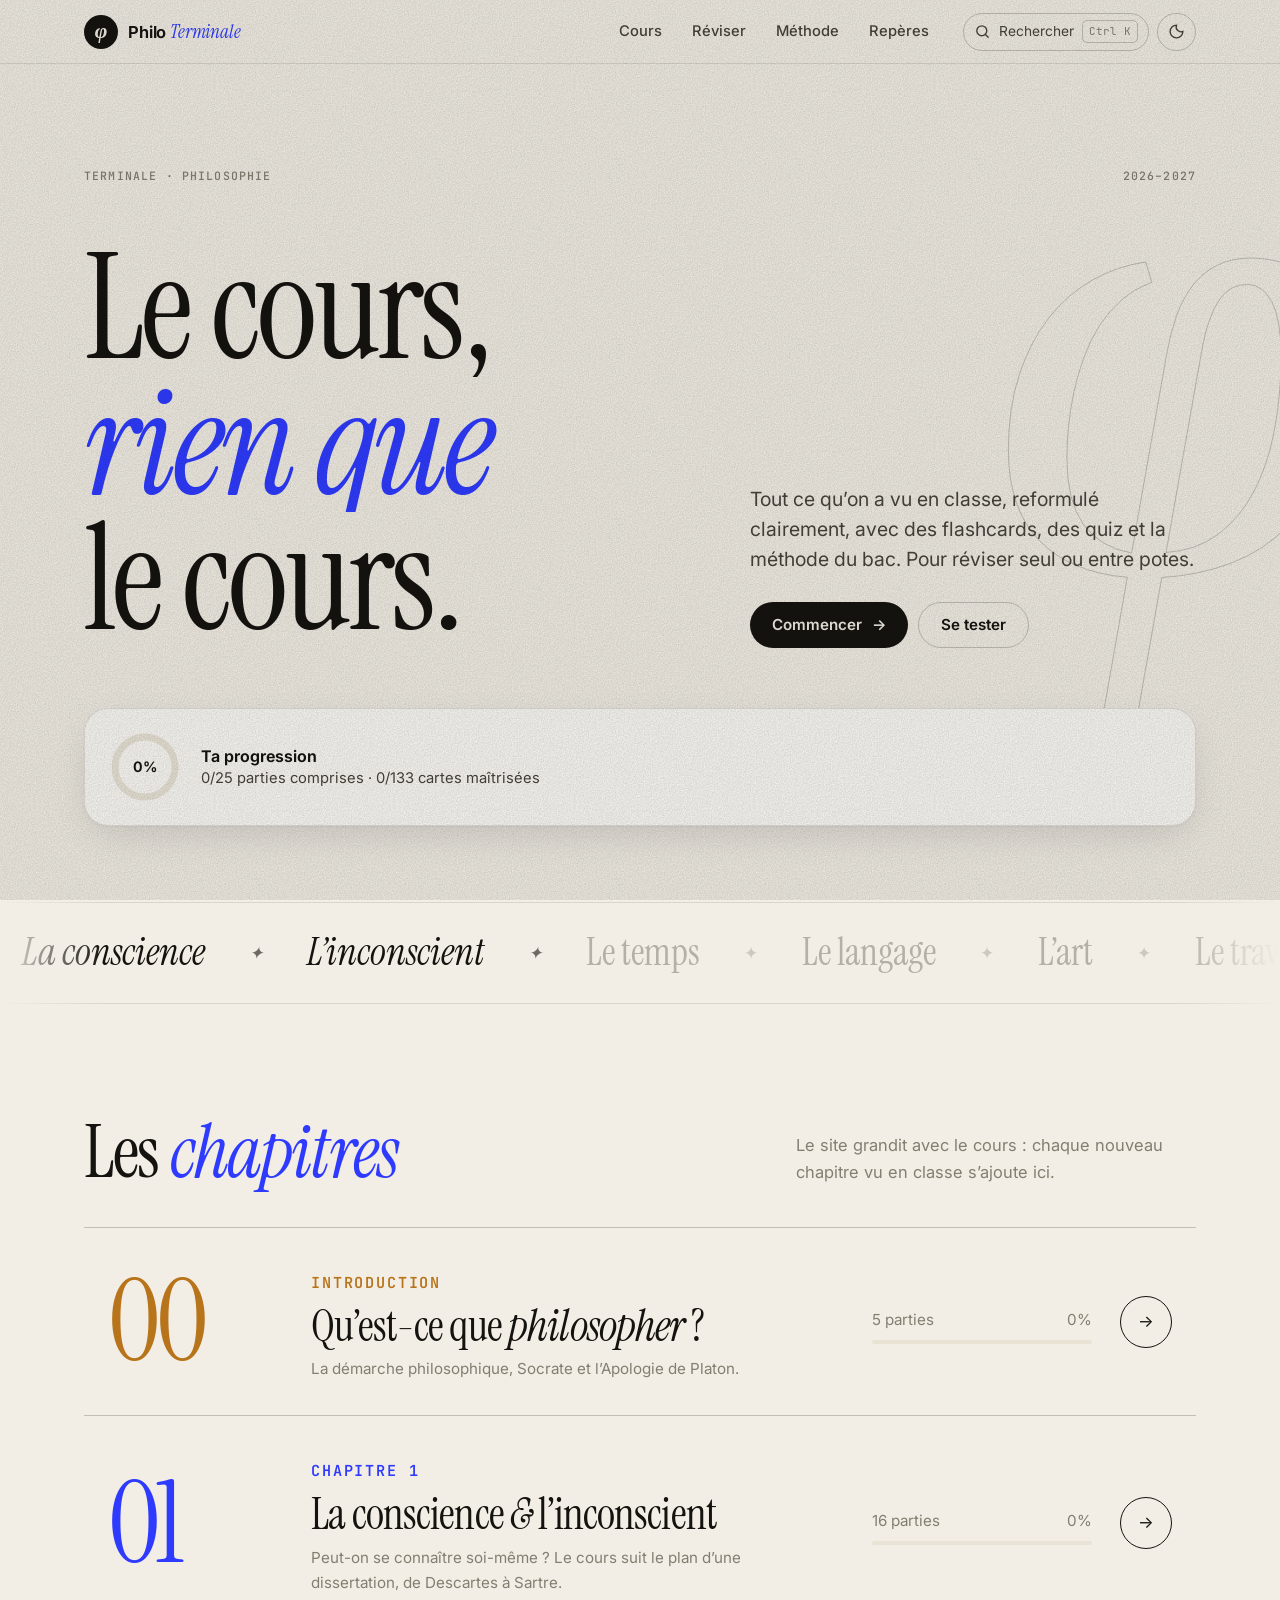
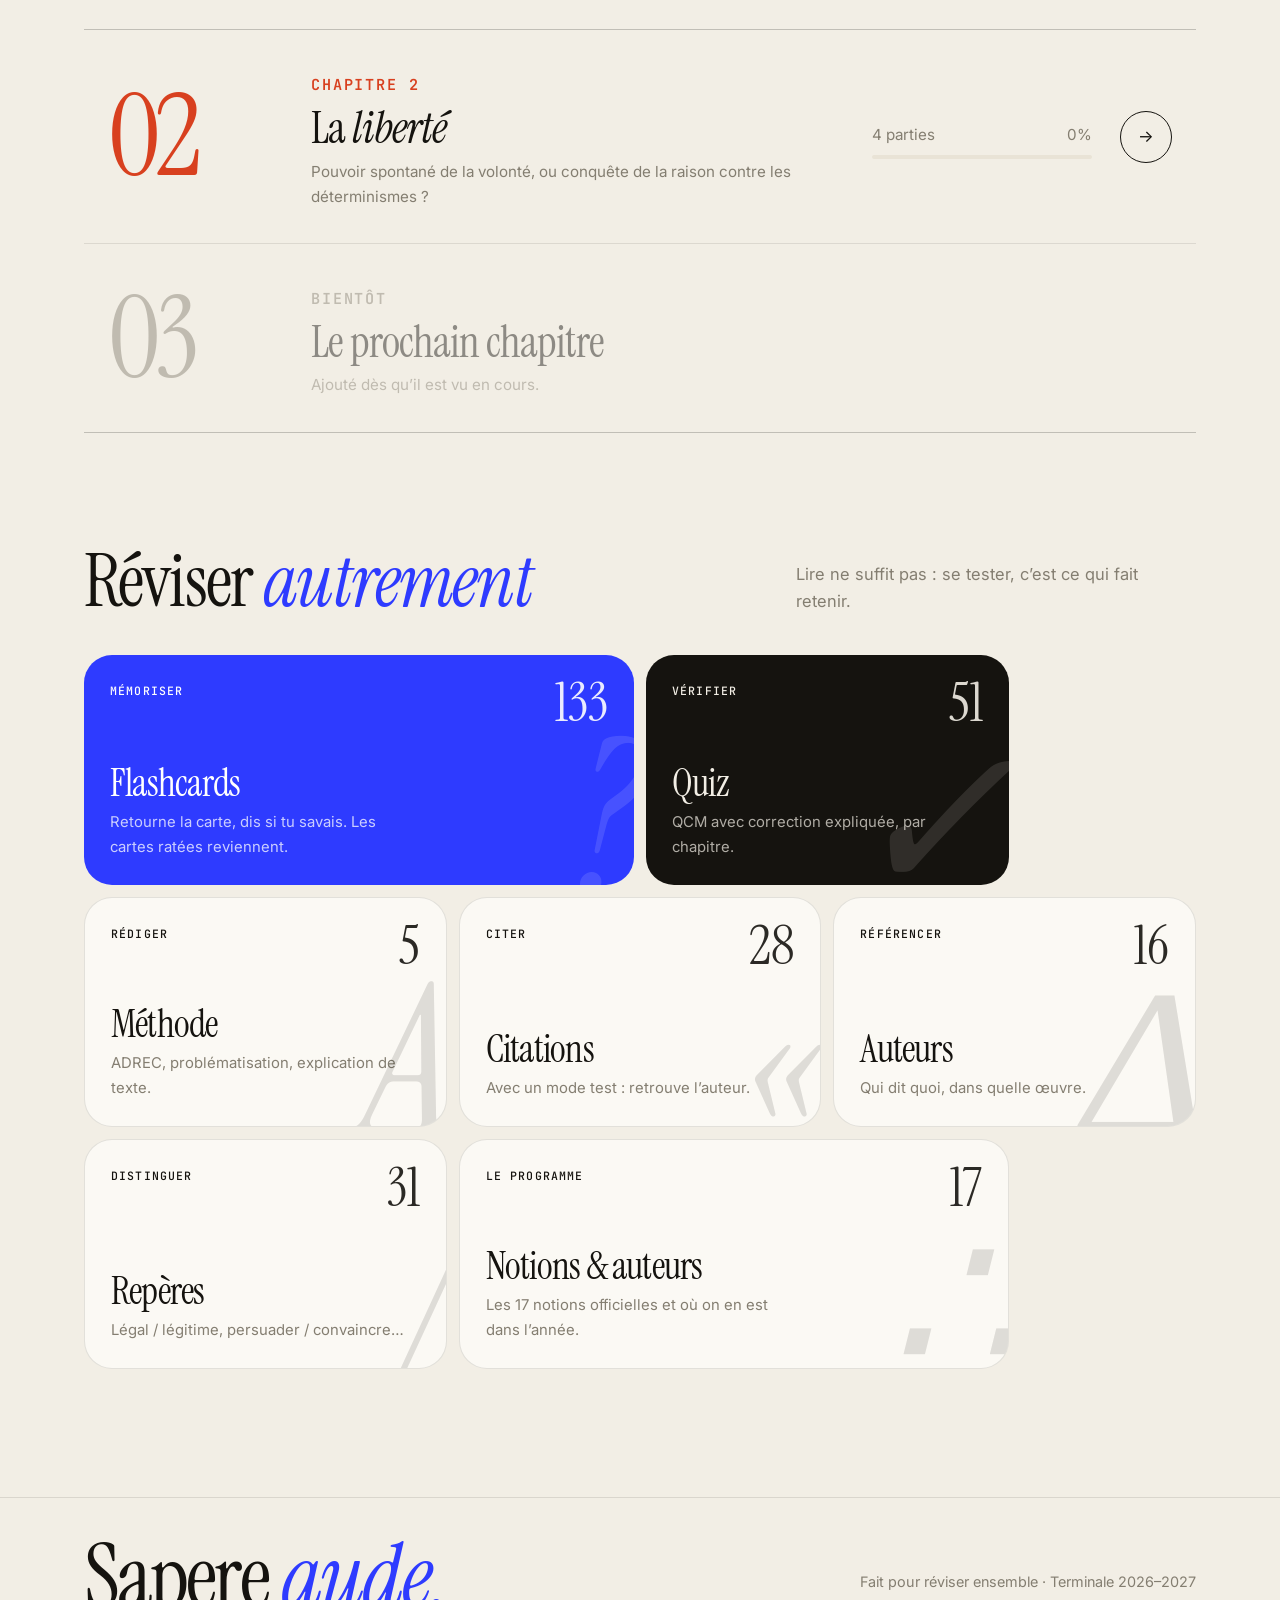
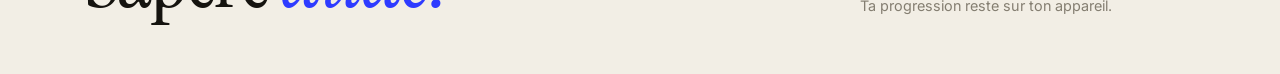
<file: index.html>
﻿<!doctype html>
<html lang="fr">
<head>
<meta charset="utf-8">
<meta name="viewport" content="width=device-width, initial-scale=1, viewport-fit=cover">
<title>Philo · Terminale — le cours, rien que le cours</title>
<meta name="description" content="Réviser la philosophie de Terminale : le cours, des fiches express, des flashcards, des quiz et la méthode du bac.">
<meta name="theme-color" content="#F2EEE5" media="(prefers-color-scheme: light)">
<meta name="theme-color" content="#0E0D0B" media="(prefers-color-scheme: dark)">
<link rel="icon" href="data:image/svg+xml,%3Csvg xmlns='http://www.w3.org/2000/svg' viewBox='0 0 64 64'%3E%3Ccircle cx='32' cy='32' r='32' fill='%2315130F'/%3E%3Ctext x='32' y='46' font-family='Georgia,serif' font-style='italic' font-size='40' fill='%23F2EEE5' text-anchor='middle'%3E%CF%86%3C/text%3E%3C/svg%3E">
<link rel="preconnect" href="https://fonts.googleapis.com">
<link rel="preconnect" href="https://fonts.gstatic.com" crossorigin>
<link href="https://fonts.googleapis.com/css2?family=Instrument+Serif:ital@0;1&family=Inter:wght@400;500;600;700&family=JetBrains+Mono:wght@500;600&display=swap" rel="stylesheet">
<link rel="stylesheet" href="assets/style.css">
</head>
<body>

<header class="nav">
  <div class="wrap">
    <a class="logo" href="#/" aria-label="Accueil"><span class="logo-mark">φ</span><span class="logo-txt">Philo <em>Terminale</em></span></a>
    <nav class="nav-links" aria-label="Navigation principale">
      <a href="#/cours" data-nav="cours">Cours</a>
      <a href="#/reviser" data-nav="reviser">Réviser</a>
      <a href="#/methode" data-nav="methode">Méthode</a>
      <a href="#/reperes" data-nav="reperes">Repères</a>
    </nav>
    <div class="nav-actions">
      <button class="icon-btn" data-search aria-label="Rechercher">
        <svg viewBox="0 0 24 24" fill="none" stroke="currentColor" stroke-width="2" stroke-linecap="round"><circle cx="11" cy="11" r="7"/><path d="m20 20-3.5-3.5"/></svg>
        <span class="search-label">Rechercher</span><kbd>Ctrl K</kbd>
      </button>
      <button class="icon-btn" id="theme-btn" aria-label="Changer de thème">
        <svg viewBox="0 0 24 24" fill="none" stroke="currentColor" stroke-width="2" stroke-linecap="round"><path d="M12 3a9 9 0 1 0 9 9 7 7 0 0 1-9-9Z"/></svg>
      </button>
    </div>
  </div>
</header>

<main id="app"></main>

<nav class="tabbar" aria-label="Navigation mobile">
  <a href="#/" data-nav="home"><svg viewBox="0 0 24 24" fill="none" stroke="currentColor" stroke-width="1.8" stroke-linecap="round" stroke-linejoin="round"><path d="M3 10.5 12 3l9 7.5V20a1 1 0 0 1-1 1h-5v-6h-6v6H4a1 1 0 0 1-1-1z"/></svg>Accueil</a>
  <a href="#/cours" data-nav="cours"><svg viewBox="0 0 24 24" fill="none" stroke="currentColor" stroke-width="1.8" stroke-linecap="round" stroke-linejoin="round"><path d="M4 19.5V5a2 2 0 0 1 2-2h14v16H6a2 2 0 0 0-2 2Zm0 0A2 2 0 0 0 6 22h14"/></svg>Cours</a>
  <a href="#/reviser" data-nav="reviser"><svg viewBox="0 0 24 24" fill="none" stroke="currentColor" stroke-width="1.8" stroke-linecap="round" stroke-linejoin="round"><rect x="3" y="6" width="14" height="15" rx="2"/><path d="M7 3h12a2 2 0 0 1 2 2v12"/></svg>Réviser</a>
  <a href="#/methode" data-nav="methode"><svg viewBox="0 0 24 24" fill="none" stroke="currentColor" stroke-width="1.8" stroke-linecap="round" stroke-linejoin="round"><path d="M12 20h9M16.5 3.5a2.1 2.1 0 0 1 3 3L7 19l-4 1 1-4Z"/></svg>Méthode</a>
  <button data-search><svg viewBox="0 0 24 24" fill="none" stroke="currentColor" stroke-width="1.8" stroke-linecap="round"><circle cx="11" cy="11" r="7"/><path d="m20 20-3.5-3.5"/></svg>Chercher</button>
</nav>

<div class="pal" id="pal" role="dialog" aria-modal="true" aria-label="Recherche">
  <div class="pal-bg"></div>
  <div class="pal-box">
    <div class="pal-in">
      <svg viewBox="0 0 24 24" fill="none" stroke="currentColor" stroke-width="2" stroke-linecap="round"><circle cx="11" cy="11" r="7"/><path d="m20 20-3.5-3.5"/></svg>
      <input id="pal-in" type="search" placeholder="Chercher dans tout le cours…" autocomplete="off" aria-label="Chercher dans tout le cours">
      <kbd>Échap</kbd>
    </div>
    <div class="pal-res" id="pal-res"></div>
  </div>
</div>

<div class="toast" id="toast" role="status" aria-live="polite"></div>

<script src="data/chapitres.js"></script>
<script src="data/outils.js"></script>
<script src="assets/app.js"></script>
</body>
</html>
</file>
<file: assets/style.css>
/* =====================================================================
   PHILO · Terminale — feuille de style
   ===================================================================== */

:root {
  --bg: #F2EEE5;
  --bg-2: #E9E3D6;
  --surface: #FBF9F4;
  --ink: #15130F;
  --ink-2: #47433A;
  --muted: #847E71;
  --line: rgba(21, 19, 15, .11);
  --line-2: rgba(21, 19, 15, .22);
  --accent: #2E3BFF;
  --ok: #1B8A5A;
  --bad: #D23B2A;
  --shadow: 0 1px 2px rgba(21,19,15,.04), 0 12px 40px -12px rgba(21,19,15,.18);
  --serif: "Instrument Serif", "Iowan Old Style", Georgia, serif;
  --sans: "Inter", ui-sans-serif, system-ui, -apple-system, "Segoe UI", sans-serif;
  --mono: "JetBrains Mono", ui-monospace, "SFMono-Regular", Consolas, monospace;
  --gut: clamp(16px, 4vw, 44px);
  --nav-h: 64px;
  --ease: cubic-bezier(.2, .75, .2, 1);
  color-scheme: light;
}

@media (prefers-color-scheme: dark) {
  :root:not([data-theme="light"]) {
    --bg: #0E0D0B; --bg-2: #171612; --surface: #1A1915; --ink: #EEEAE0; --ink-2: #BEB8AA;
    --muted: #8C8679; --line: rgba(238,234,224,.09); --line-2: rgba(238,234,224,.2);
    --accent: #8A93FF; --ok: #3FCB8A; --bad: #FF6B57;
    --shadow: 0 1px 2px rgba(0,0,0,.3), 0 16px 48px -16px rgba(0,0,0,.7);
    color-scheme: dark;
  }
  :root:not([data-theme="light"]) .tint { --c: var(--c-d); }
}
:root[data-theme="dark"] {
  --bg: #0E0D0B; --bg-2: #171612; --surface: #1A1915; --ink: #EEEAE0; --ink-2: #BEB8AA;
  --muted: #8C8679; --line: rgba(238,234,224,.09); --line-2: rgba(238,234,224,.2);
  --accent: #8A93FF; --ok: #3FCB8A; --bad: #FF6B57;
  --shadow: 0 1px 2px rgba(0,0,0,.3), 0 16px 48px -16px rgba(0,0,0,.7);
  color-scheme: dark;
}
:root[data-theme="dark"] .tint { --c: var(--c-d); }
.tint { --c: var(--c-l); }

/* ---------- base ---------- */
*, *::before, *::after { box-sizing: border-box; margin: 0; padding: 0; }
html { -webkit-text-size-adjust: 100%; scroll-padding-top: calc(var(--nav-h) + 24px); }
body {
  font-family: var(--sans);
  background: var(--bg);
  color: var(--ink);
  font-size: 16.5px;
  line-height: 1.65;
  -webkit-font-smoothing: antialiased;
  text-rendering: optimizeLegibility;
  overflow-x: hidden;
  min-height: 100vh;
  transition: background-color .4s var(--ease), color .4s var(--ease);
}
body::before {               /* grain papier */
  content: ""; position: fixed; inset: 0; z-index: 999; pointer-events: none;
  opacity: .32; mix-blend-mode: multiply;
  background-image: url("data:image/svg+xml,%3Csvg xmlns='http://www.w3.org/2000/svg' width='180' height='180'%3E%3Cfilter id='n'%3E%3CfeTurbulence type='fractalNoise' baseFrequency='.85' numOctaves='3' stitchTiles='stitch'/%3E%3CfeColorMatrix values='0 0 0 0 0 0 0 0 0 0 0 0 0 0 0 0 0 0 .55 0'/%3E%3C/filter%3E%3Crect width='100%25' height='100%25' filter='url(%23n)'/%3E%3C/svg%3E");
}
:root[data-theme="dark"] body::before { mix-blend-mode: screen; opacity: .12; }
@media (prefers-color-scheme: dark) { :root:not([data-theme="light"]) body::before { mix-blend-mode: screen; opacity: .12; } }

::selection { background: var(--c, var(--accent)); color: #fff; }
a { color: inherit; text-decoration: none; }
button { font: inherit; color: inherit; background: none; border: 0; cursor: pointer; }
img, svg { display: block; }
b, strong { font-weight: 650; }
i, em { font-style: italic; }
:focus-visible { outline: 2px solid var(--c, var(--accent)); outline-offset: 3px; border-radius: 6px; }

.wrap { max-width: 1200px; margin: 0 auto; padding: 0 var(--gut); }
.mono { font-family: var(--mono); font-size: .72rem; letter-spacing: .1em; text-transform: uppercase; font-weight: 500; }
.display { font-family: var(--serif); font-weight: 400; letter-spacing: -.025em; line-height: .92; }
.display em { font-style: italic; color: var(--c, var(--accent)); }
.muted { color: var(--muted); }
.sr { position: absolute; width: 1px; height: 1px; overflow: hidden; clip: rect(0 0 0 0); }

/* ---------- navigation ---------- */
.nav {
  position: sticky; top: 0; z-index: 50; height: var(--nav-h);
  background: color-mix(in srgb, var(--bg) 80%, transparent);
  backdrop-filter: saturate(1.4) blur(16px); -webkit-backdrop-filter: saturate(1.4) blur(16px);
  border-bottom: 1px solid var(--line);
}
.nav .wrap { height: 100%; display: flex; align-items: center; gap: 20px; }
.logo { display: flex; align-items: center; gap: 10px; font-weight: 650; letter-spacing: -.01em; }
.logo-mark {
  width: 34px; height: 34px; border-radius: 50%; display: grid; place-items: center;
  background: var(--ink); color: var(--bg); font-family: var(--serif); font-style: italic; font-size: 1.35rem; line-height: 1;
  transition: transform .6s var(--ease);
}
.logo:hover .logo-mark { transform: rotate(-12deg) scale(1.06); }
.logo-txt em { font-family: var(--serif); font-weight: 400; font-size: 1.15em; color: var(--accent); }
.nav-links { display: flex; gap: 2px; margin-left: auto; }
.nav-links a {
  padding: 8px 14px; border-radius: 999px; font-size: .92rem; font-weight: 500; color: var(--ink-2);
  transition: background .2s, color .2s;
}
.nav-links a:hover { background: var(--bg-2); color: var(--ink); }
.nav-links a.on { background: var(--ink); color: var(--bg); }
.nav-actions { display: flex; gap: 8px; align-items: center; }
.icon-btn {
  height: 38px; min-width: 38px; padding: 0 10px; border-radius: 999px; border: 1px solid var(--line-2);
  display: inline-flex; align-items: center; justify-content: center; gap: 8px; font-size: .86rem; color: var(--ink-2);
  transition: border-color .2s, background .2s;
}
.icon-btn:hover { border-color: var(--ink); color: var(--ink); }
.icon-btn svg { width: 17px; height: 17px; }
kbd { font-family: var(--mono); font-size: .68rem; padding: 2px 6px; border-radius: 5px; border: 1px solid var(--line-2); color: var(--muted); }

/* barre d'onglets mobile */
.tabbar { display: none; }
@media (max-width: 880px) {
  .nav-links, .search-label, .nav kbd { display: none; }
  .nav-actions { margin-left: auto; }
  body { padding-bottom: calc(92px + env(safe-area-inset-bottom)); }
  .tabbar {
    display: grid; grid-template-columns: repeat(5, 1fr);
    position: fixed; z-index: 60; left: 12px; right: 12px; bottom: calc(12px + env(safe-area-inset-bottom));
    background: color-mix(in srgb, var(--surface) 86%, transparent);
    backdrop-filter: blur(20px) saturate(1.4); -webkit-backdrop-filter: blur(20px) saturate(1.4);
    border: 1px solid var(--line-2); border-radius: 22px; box-shadow: var(--shadow); padding: 6px;
  }
  .tabbar a, .tabbar button {
    display: flex; flex-direction: column; align-items: center; gap: 3px; padding: 8px 0 6px;
    border-radius: 16px; font-size: .66rem; font-weight: 600; color: var(--muted); letter-spacing: .02em;
  }
  .tabbar svg { width: 21px; height: 21px; }
  .tabbar .on { color: var(--ink); background: var(--bg-2); }
}

/* ---------- boutons ---------- */
.btn {
  display: inline-flex; align-items: center; gap: 10px; padding: 14px 22px; border-radius: 999px;
  font-weight: 600; font-size: .95rem; line-height: 1; white-space: nowrap;
  transition: transform .25s var(--ease), background .25s, color .25s, border-color .25s;
}
.btn:active { transform: scale(.97); }
.btn.primary { background: var(--ink); color: var(--bg); }
.btn.primary:hover { background: var(--c, var(--accent)); color: #fff; }
.btn.ghost { border: 1px solid var(--line-2); }
.btn.ghost:hover { border-color: var(--ink); }
.btn .arr { transition: transform .3s var(--ease); }
.btn:hover .arr { transform: translateX(4px); }

.chip {
  display: inline-flex; align-items: center; gap: 6px; padding: 7px 14px; border-radius: 999px;
  border: 1px solid var(--line-2); font-size: .85rem; font-weight: 500; color: var(--ink-2);
  transition: all .2s; white-space: nowrap;
}
.chip:hover { border-color: var(--ink); color: var(--ink); }
.chip.on { background: var(--ink); border-color: var(--ink); color: var(--bg); }
.chip .dot { width: 8px; height: 8px; border-radius: 50%; background: var(--c, var(--accent)); }
.chips { display: flex; flex-wrap: wrap; gap: 8px; }

.seg { display: inline-flex; padding: 4px; border-radius: 999px; border: 1px solid var(--line-2); background: var(--surface); }
.seg button { padding: 9px 16px; border-radius: 999px; font-size: .86rem; font-weight: 600; color: var(--muted); transition: all .25s var(--ease); }
.seg button.on { background: var(--ink); color: var(--bg); }

/* ---------- apparitions ---------- */
#app { animation: page-in .6s var(--ease); }
@keyframes page-in { from { opacity: 0; transform: translateY(10px); } to { opacity: 1; transform: none; } }
.reveal { opacity: 0; transform: translateY(26px); transition: opacity .9s var(--ease), transform .9s var(--ease); }
.reveal.in { opacity: 1; transform: none; }
@media (prefers-reduced-motion: reduce) {
  *, *::before, *::after { animation: none !important; transition: none !important; }
  .reveal { opacity: 1; transform: none; }
}

/* =====================================================================
   ACCUEIL
   ===================================================================== */
.hero { position: relative; padding: clamp(40px, 8vw, 110px) 0 clamp(40px, 6vw, 80px); overflow: hidden; }
.hero-glyph {
  position: absolute; right: -6vw; top: -4vw; z-index: -1; pointer-events: none;
  font-family: var(--serif); font-style: italic; font-size: clamp(320px, 52vw, 760px); line-height: 1;
  color: transparent; -webkit-text-stroke: 1px var(--line-2);
  animation: float 14s ease-in-out infinite;
}
@keyframes float { 50% { transform: translateY(-18px) rotate(-3deg); } }
.hero-top { display: flex; justify-content: space-between; gap: 16px; flex-wrap: wrap; color: var(--muted); margin-bottom: clamp(28px, 5vw, 56px); }
.hero h1 { font-size: clamp(3.6rem, 11.5vw, 9.6rem); }
.hero h1 .ln { display: block; overflow: hidden; }
.hero h1 .ln > span { display: inline-block; animation: rise 1.1s var(--ease) both; }
.hero h1 .ln:nth-child(2) > span { animation-delay: .1s; }
.hero h1 .ln:nth-child(3) > span { animation-delay: .2s; }
@keyframes rise { from { transform: translateY(105%); } to { transform: none; } }
.hero-grid { display: grid; grid-template-columns: 1.35fr 1fr; gap: clamp(28px, 5vw, 72px); align-items: end; }
.lead { font-size: clamp(1.05rem, 1.6vw, 1.22rem); color: var(--ink-2); max-width: 44ch; line-height: 1.55; }
.hero-cta { display: flex; gap: 10px; flex-wrap: wrap; margin-top: 28px; }
.hero-side { display: grid; gap: 12px; }
.stat {
  background: var(--surface); border: 1px solid var(--line); border-radius: 24px; padding: 22px 24px;
  display: flex; align-items: center; gap: 20px; box-shadow: var(--shadow);
}
.stat .big { font-family: var(--serif); font-size: 4.2rem; line-height: .85; letter-spacing: -.03em; color: var(--accent); }
.stat .big small { font-size: .45em; color: var(--muted); }
.stat p { font-size: .92rem; color: var(--ink-2); line-height: 1.4; }
.stat p b { display: block; color: var(--ink); font-size: 1rem; }
.ring { width: 72px; height: 72px; flex: none; position: relative; }
.ring svg { width: 100%; height: 100%; transform: rotate(-90deg); }
.ring circle { fill: none; stroke-width: 7; }
.ring .tr { stroke: var(--bg-2); }
.ring .pr { stroke: var(--accent); stroke-linecap: round; transition: stroke-dashoffset 1.4s var(--ease); }
.ring span { position: absolute; inset: 0; display: grid; place-items: center; font-weight: 650; font-size: .9rem; }

@media (max-width: 880px) {
  .hero-grid { grid-template-columns: 1fr; }
  .hero-glyph { top: 40px; right: -30vw; }
}

/* bandeau défilant des notions */
.marquee { border-block: 1px solid var(--line); overflow: hidden; padding: 18px 0; -webkit-mask: linear-gradient(90deg, transparent, #000 8%, #000 92%, transparent); mask: linear-gradient(90deg, transparent, #000 8%, #000 92%, transparent); }
.marquee-track { display: flex; width: max-content; animation: marq 60s linear infinite; }
.marquee:hover .marquee-track { animation-play-state: paused; }
.marquee span { font-family: var(--serif); font-size: clamp(1.6rem, 3vw, 2.4rem); padding: 0 22px; color: var(--muted); opacity: .55; white-space: nowrap; display: flex; align-items: center; gap: 44px; }
.marquee span::after { content: "✦"; font-size: .45em; opacity: .6; }
.marquee span.vu { color: var(--ink); opacity: 1; font-style: italic; }
@keyframes marq { to { transform: translateX(-50%); } }

/* titres de section */
.block { padding-top: clamp(56px, 9vw, 120px); }
.block-head { display: flex; justify-content: space-between; align-items: end; gap: 20px; flex-wrap: wrap; margin-bottom: clamp(24px, 4vw, 40px); }
.block-head h2 { font-size: clamp(2.6rem, 6vw, 4.6rem); }
.block-head p { color: var(--muted); max-width: 40ch; }

/* lignes de chapitres */
.chap-list { border-bottom: 1px solid var(--line-2); }
.chap-row {
  position: relative; display: grid; grid-template-columns: clamp(90px, 14vw, 190px) 1fr 220px 56px;
  align-items: center; gap: 24px; padding: clamp(22px, 3vw, 34px) clamp(10px, 2vw, 24px);
  border-top: 1px solid var(--line-2); isolation: isolate; overflow: hidden;
}
.chap-row::before {
  content: ""; position: absolute; inset: 0; z-index: -1; background: var(--c);
  transform: scaleY(0); transform-origin: bottom; transition: transform .55s var(--ease);
}
.chap-row:hover::before, .chap-row:focus-visible::before { transform: scaleY(1); }
.chap-row:hover, .chap-row:focus-visible { color: #fff; }
.chap-row:hover .muted, .chap-row:hover .chap-n, .chap-row:hover .pbar span { color: #fff; }
.chap-row:hover .pbar { background: rgba(255,255,255,.25); }
.chap-row:hover .pbar i { background: #fff; }
.chap-n { font-family: var(--serif); font-size: clamp(4rem, 9vw, 7.5rem); line-height: .8; color: var(--c); letter-spacing: -.04em; transition: color .3s; }
.chap-row h3 { font-family: var(--serif); font-weight: 400; font-size: clamp(1.8rem, 3.4vw, 2.8rem); line-height: 1; letter-spacing: -.02em; }
.chap-row h3 em { font-style: italic; }
.chap-row .muted { margin-top: 8px; font-size: .95rem; transition: color .3s; max-width: 52ch; }
.chap-row .lbl { margin-bottom: 10px; display: block; }
.chap-arrow { width: 52px; height: 52px; border-radius: 50%; border: 1px solid currentColor; display: grid; place-items: center; transition: transform .5s var(--ease); justify-self: end; }
.chap-row:hover .chap-arrow { transform: rotate(-45deg); background: #fff; color: var(--c); border-color: #fff; }
.pbar { height: 4px; border-radius: 4px; background: var(--bg-2); overflow: hidden; margin-top: 8px; }
.pbar i { display: block; height: 100%; background: var(--c, var(--accent)); border-radius: 4px; transition: width 1s var(--ease); }
.pbar-lbl { display: flex; justify-content: space-between; font-size: .8rem; }
.chap-row.soon { pointer-events: none; opacity: .45; }
@media (max-width: 880px) {
  .chap-row { grid-template-columns: 1fr auto; gap: 14px 18px; }
  .chap-row .chap-n { grid-column: 1 / -1; font-size: 4.2rem; }
  .chap-row .prog { grid-column: 1 / -1; grid-row: 4; }
  .chap-arrow { grid-column: 2; grid-row: 2; width: 44px; height: 44px; }
}

/* grille d'outils (bento) */
.bento { display: grid; grid-template-columns: repeat(6, 1fr); gap: 12px; }
.tile {
  position: relative; grid-column: span 2; min-height: 230px; padding: 26px; border-radius: 28px;
  background: var(--surface); border: 1px solid var(--line); display: flex; flex-direction: column; justify-content: space-between;
  overflow: hidden; transition: transform .5s var(--ease), box-shadow .5s var(--ease), border-color .3s;
}
.tile:hover { transform: translateY(-4px); box-shadow: var(--shadow); border-color: var(--line-2); }
.tile h3 { font-family: var(--serif); font-weight: 400; font-size: clamp(2rem, 3vw, 2.6rem); line-height: 1; letter-spacing: -.02em; }
.tile p { color: var(--muted); font-size: .93rem; margin-top: 8px; max-width: 34ch; }
.tile .tile-top { display: flex; justify-content: space-between; align-items: start; }
.tile .count { font-family: var(--serif); font-size: 3.4rem; line-height: .8; opacity: .9; }
.tile.wide { grid-column: span 3; }
.tile.hero-tile { grid-column: span 3; background: var(--accent); color: #fff; border: 0; }
.tile.hero-tile p, .tile.ink p { color: rgba(255,255,255,.75); }
.tile.ink { background: var(--ink); color: var(--bg); border: 0; }
.tile.ink p { color: color-mix(in srgb, var(--bg) 70%, transparent); }
.tile .deco { position: absolute; right: -10px; bottom: -40px; font-family: var(--serif); font-style: italic; font-size: 13rem; line-height: 1; opacity: .12; pointer-events: none; transition: transform .8s var(--ease); }
.tile:hover .deco { transform: rotate(-8deg) translateY(-8px); }
@media (max-width: 980px) { .tile, .tile.wide, .tile.hero-tile { grid-column: span 3; } }
@media (max-width: 620px) { .bento { grid-template-columns: 1fr; } .tile, .tile.wide, .tile.hero-tile { grid-column: auto; min-height: 180px; } }

.foot { margin-top: clamp(72px, 10vw, 140px); border-top: 1px solid var(--line); padding: 40px 0 56px; color: var(--muted); font-size: .9rem; }
.foot .wrap { display: flex; justify-content: space-between; gap: 20px; flex-wrap: wrap; align-items: end; }
.foot-big { font-family: var(--serif); font-size: clamp(2.4rem, 7vw, 5.5rem); line-height: .9; color: var(--ink); letter-spacing: -.03em; }
.foot-big em { color: var(--accent); }

/* =====================================================================
   PAGE CHAPITRE
   ===================================================================== */
.page-head { padding-top: clamp(28px, 5vw, 64px); padding-bottom: clamp(24px, 4vw, 44px); position: relative; }
.back { display: inline-flex; gap: 8px; align-items: center; color: var(--muted); margin-bottom: clamp(24px, 4vw, 48px); transition: color .2s; }
.back:hover { color: var(--ink); }
.ph-grid { display: grid; grid-template-columns: auto 1fr; gap: clamp(16px, 3vw, 48px); align-items: end; }
.ph-num { font-family: var(--serif); font-size: clamp(6rem, 17vw, 15rem); line-height: .72; color: var(--c); letter-spacing: -.05em; }
.page-head h1 { font-size: clamp(3rem, 7.6vw, 6.6rem); }
.page-head .lead { margin-top: 18px; max-width: 56ch; }
.ph-meta { display: flex; flex-wrap: wrap; gap: 10px 22px; align-items: center; margin-top: 28px; padding-top: 22px; border-top: 1px solid var(--line); color: var(--muted); }
.ph-meta .seg { margin-left: auto; }
@media (max-width: 720px) {
  .ph-grid { grid-template-columns: 1fr; }
  .ph-meta .seg { margin-left: 0; width: 100%; }
  .ph-meta .seg button { flex: 1; }
}

.essentiel {
  background: var(--c); color: #fff; border-radius: clamp(22px, 3vw, 36px);
  padding: clamp(26px, 4.5vw, 56px); position: relative; overflow: hidden;
}
.essentiel::after {
  content: "φ"; position: absolute; right: -2%; bottom: -30%; font-family: var(--serif); font-style: italic;
  font-size: clamp(14rem, 30vw, 26rem); line-height: 1; opacity: .1; pointer-events: none;
}
.essentiel h2 { font-family: var(--serif); font-weight: 400; font-size: clamp(2rem, 4vw, 3rem); line-height: 1; margin-bottom: 26px; }
.essentiel h2 em { font-style: italic; }
.essentiel ol { list-style: none; display: grid; grid-template-columns: repeat(2, 1fr); gap: 20px 36px; counter-reset: e; position: relative; z-index: 1; }
.essentiel li { counter-increment: e; display: grid; grid-template-columns: 44px 1fr; gap: 12px; font-size: 1.02rem; line-height: 1.5; }
.essentiel li::before { content: counter(e, decimal-leading-zero); font-family: var(--mono); font-size: .75rem; padding-top: 5px; opacity: .75; border-top: 1px solid rgba(255,255,255,.5); }
.essentiel b { font-weight: 700; }
@media (max-width: 720px) { .essentiel ol { grid-template-columns: 1fr; } }
:root[data-theme="dark"] .essentiel, :root[data-theme="dark"] .essentiel { color: #0E0D0B; }
:root[data-theme="dark"] .essentiel li::before { border-color: rgba(0,0,0,.4); }
@media (prefers-color-scheme: dark) { :root:not([data-theme="light"]) .essentiel { color: #0E0D0B; } :root:not([data-theme="light"]) .essentiel li::before { border-color: rgba(0,0,0,.4); } }

.reader { display: grid; grid-template-columns: 250px minmax(0, 1fr); gap: clamp(32px, 6vw, 88px); margin-top: clamp(40px, 6vw, 80px); }
.toc { position: sticky; top: calc(var(--nav-h) + 24px); align-self: start; max-height: calc(100vh - var(--nav-h) - 48px); overflow: auto; scrollbar-width: none; }
.toc::-webkit-scrollbar { display: none; }
.toc-prog { margin-bottom: 22px; }
.toc-prog .pbar-lbl { color: var(--muted); }
.toc ol { list-style: none; display: grid; gap: 2px; }
.toc .part { font-family: var(--mono); font-size: .66rem; letter-spacing: .1em; text-transform: uppercase; color: var(--muted); padding: 16px 12px 6px; }
.toc a {
  display: grid; grid-template-columns: 26px 1fr 16px; gap: 6px; padding: 9px 12px; border-radius: 12px;
  font-size: .88rem; line-height: 1.35; color: var(--ink-2); transition: background .2s, color .2s;
}
.toc a:hover { background: var(--bg-2); color: var(--ink); }
.toc a .n { font-family: var(--mono); font-size: .7rem; padding-top: 2px; color: var(--muted); }
.toc a .ck { opacity: 0; color: var(--ok); font-weight: 700; }
.toc a.done .ck { opacity: 1; }
.toc a.on { background: color-mix(in srgb, var(--c) 12%, transparent); color: var(--ink); font-weight: 600; }
.toc a.on .n { color: var(--c); }

@media (max-width: 960px) {
  .reader { grid-template-columns: minmax(0, 1fr); gap: 0; margin-top: 28px; }
  .toc {
    position: sticky; top: var(--nav-h); z-index: 20; max-height: none; margin: 0 calc(var(--gut) * -1);
    padding: 10px var(--gut); background: color-mix(in srgb, var(--bg) 88%, transparent);
    backdrop-filter: blur(14px); -webkit-backdrop-filter: blur(14px); border-bottom: 1px solid var(--line);
  }
  .toc-prog { display: none; }
  .toc ol { display: flex; gap: 6px; overflow-x: auto; scrollbar-width: none; }
  .toc ol::-webkit-scrollbar { display: none; }
  .toc .part { display: none; }
  .toc a { display: flex; white-space: nowrap; border: 1px solid var(--line-2); border-radius: 999px; padding: 7px 14px; font-size: .82rem; }
  .toc a .t { max-width: 180px; overflow: hidden; text-overflow: ellipsis; }
  .toc a .ck { display: none; }
  .toc a.done { border-color: var(--ok); }
  .toc a.on { background: var(--ink); color: var(--bg); border-color: var(--ink); }
  .toc a.on .n { color: var(--bg); }
  html { scroll-padding-top: calc(var(--nav-h) + 80px); }
}

.part-title { font-family: var(--mono); font-size: .75rem; letter-spacing: .12em; text-transform: uppercase; color: var(--c); padding: 48px 0 0; display: flex; align-items: center; gap: 14px; }
.part-title::after { content: ""; flex: 1; height: 1px; background: var(--c); opacity: .35; }
.part-title:first-child { padding-top: 0; }

.sec { padding: clamp(32px, 5vw, 56px) 0; border-bottom: 1px solid var(--line); }
.sec:last-child { border-bottom: 0; }
.sec-head { display: grid; grid-template-columns: auto 1fr; gap: 6px 18px; align-items: baseline; }
.sec-n { font-family: var(--serif); font-style: italic; font-size: clamp(2.2rem, 4vw, 3rem); line-height: 1; color: var(--c); }
.sec h2 { font-family: var(--serif); font-weight: 400; font-size: clamp(1.9rem, 3.8vw, 2.9rem); line-height: 1.02; letter-spacing: -.02em; }
.sec-resume {
  margin: 20px 0 8px; font-family: var(--serif); font-style: italic; font-size: clamp(1.25rem, 2.2vw, 1.5rem); line-height: 1.35;
  color: var(--ink-2); padding-left: 18px; border-left: 3px solid var(--c); max-width: 60ch;
}
.sec-body { max-width: 70ch; }
.sec-body > * + * { margin-top: 18px; }
.sec-body > :first-child { margin-top: 24px; }
.sec-body p { color: var(--ink-2); }
.sec-body p b, .sec-body li b { color: var(--ink); }

.b-h { font-family: var(--sans); font-weight: 700; font-size: 1.02rem; letter-spacing: -.005em; padding-top: 14px; display: flex; align-items: center; gap: 10px; }
.b-h::before { content: ""; width: 14px; height: 2px; background: var(--c); }
.b-ul { list-style: none; display: grid; gap: 10px; }
.b-ul li { position: relative; padding-left: 22px; color: var(--ink-2); }
.b-ul li::before { content: ""; position: absolute; left: 4px; top: .7em; width: 7px; height: 7px; border-radius: 50%; border: 1.5px solid var(--c); }
.b-ol { list-style: none; display: grid; gap: 14px; }
.b-ol li { display: grid; grid-template-columns: 34px 1fr; gap: 14px; color: var(--ink-2); }
.b-ol .n { width: 30px; height: 30px; border-radius: 50%; border: 1.5px solid var(--c); color: var(--c); display: grid; place-items: center; font-family: var(--mono); font-size: .78rem; font-weight: 600; margin-top: 1px; }

.lbl { font-family: var(--mono); font-size: .66rem; letter-spacing: .12em; text-transform: uppercase; color: var(--c); font-weight: 600; }
.b-def { background: var(--surface); border: 1px solid var(--line); border-radius: 20px; padding: 20px 22px; }
.b-def dfn { display: block; font-family: var(--serif); font-style: italic; font-size: 1.7rem; line-height: 1.1; margin: 6px 0 8px; color: var(--ink); }
.b-key { background: color-mix(in srgb, var(--c) 9%, var(--surface)); border-radius: 18px; padding: 18px 22px; position: relative; }
.b-key::before { content: ""; position: absolute; left: 0; top: 18px; bottom: 18px; width: 3px; border-radius: 3px; background: var(--c); }
.b-key p { margin-top: 6px; color: var(--ink) !important; }
.b-ex { border: 1.5px dashed var(--line-2); border-radius: 18px; padding: 16px 20px; }
.b-ex p { margin-top: 4px; }
.b-q { margin-block: 30px !important; padding-left: 0; position: relative; }
.b-q blockquote { font-family: var(--serif); font-size: clamp(1.45rem, 2.6vw, 2rem); line-height: 1.2; letter-spacing: -.01em; color: var(--ink); text-indent: -.42em; }
.b-q blockquote::before { content: "« "; color: var(--c); }
.b-q blockquote::after { content: " »"; color: var(--c); }
.b-q figcaption { margin-top: 12px; font-size: .86rem; color: var(--muted); }
.b-q figcaption::before { content: "— "; }
.b-cards { display: grid; grid-template-columns: repeat(auto-fit, minmax(210px, 1fr)); gap: 10px; }
.mini { background: var(--surface); border: 1px solid var(--line); border-radius: 18px; padding: 16px 18px; transition: border-color .3s, transform .4s var(--ease); }
.mini:hover { border-color: var(--c); transform: translateY(-2px); }
.mini h4 { font-family: var(--serif); font-weight: 400; font-size: 1.4rem; line-height: 1.1; margin-bottom: 6px; color: var(--ink); }
.mini p { font-size: .93rem; line-height: 1.5; }
.b-table { overflow-x: auto; border: 1px solid var(--line); border-radius: 18px; background: var(--surface); -webkit-overflow-scrolling: touch; }
.b-table table { width: 100%; border-collapse: collapse; font-size: .92rem; min-width: 520px; }
.b-table th { font-family: var(--mono); font-size: .66rem; letter-spacing: .1em; text-transform: uppercase; text-align: left; color: var(--muted); font-weight: 600; padding: 14px 16px; border-bottom: 1px solid var(--line-2); }
.b-table td { padding: 14px 16px; border-bottom: 1px solid var(--line); vertical-align: top; color: var(--ink-2); line-height: 1.5; }
.b-table tr:last-child td { border-bottom: 0; }
.b-table td:first-child { font-weight: 600; color: var(--ink); }
.b-tl { list-style: none; border-left: 1.5px solid var(--line-2); margin-left: 6px; display: grid; gap: 14px; }
.b-tl li { position: relative; padding-left: 26px; display: grid; grid-template-columns: 74px 1fr; gap: 12px; font-size: .94rem; color: var(--ink-2); }
.b-tl li::before { content: ""; position: absolute; left: -6px; top: 6px; width: 11px; height: 11px; border-radius: 50%; background: var(--bg); border: 2px solid var(--c); }
.b-tl .d { font-family: var(--mono); font-size: .78rem; font-weight: 600; color: var(--ink); padding-top: 2px; }
@media (max-width: 520px) { .b-tl li { grid-template-columns: 1fr; gap: 0; } }
.b-steps { display: grid; gap: 10px; }
.step { display: grid; grid-template-columns: 70px 1fr; gap: 18px; align-items: center; background: var(--surface); border: 1px solid var(--line); border-radius: 20px; padding: 16px 20px; }
.step .L { font-family: var(--serif); font-size: 3.4rem; line-height: .8; color: var(--c); text-align: center; }
.step h4 { font-size: 1.02rem; }
.step p { font-size: .93rem; margin-top: 2px; }
.step .qg { display: inline-block; margin-top: 8px; font-family: var(--serif); font-style: italic; font-size: 1.1rem; color: var(--c); }
.b-formula { display: grid; gap: 2px; border-radius: 20px; overflow: hidden; border: 1px solid var(--line); }
.b-formula div { display: grid; grid-template-columns: 96px 1fr; gap: 14px; align-items: baseline; padding: 14px 20px; background: var(--surface); }
.b-formula .w { font-family: var(--serif); font-style: italic; font-size: 1.9rem; line-height: 1; color: var(--c); }
.b-formula span:last-child { color: var(--ink); }

.done-btn {
  margin-top: 30px; display: inline-flex; align-items: center; gap: 10px; padding: 11px 18px; border-radius: 999px;
  border: 1px solid var(--line-2); font-size: .88rem; font-weight: 600; color: var(--ink-2); transition: all .3s var(--ease);
}
.done-btn .box { width: 18px; height: 18px; border-radius: 6px; border: 1.5px solid currentColor; display: grid; place-items: center; font-size: .7rem; }
.done-btn:hover { border-color: var(--ok); color: var(--ok); }
.done-btn.on { background: var(--ok); border-color: var(--ok); color: #fff; }
.done-btn.on .box { background: #fff; color: var(--ok); border-color: #fff; }

/* mode fiche express */
.fiche .sec-body > :not(.b-key):not(.b-q):not(.b-def):not(.b-steps):not(.b-formula) { display: none; }
.fiche .sec { padding: 30px 0; }
.fiche .done-btn { margin-top: 20px; }

.chap-end { margin-top: clamp(48px, 7vw, 96px); display: grid; grid-template-columns: 1fr 1fr; gap: 12px; }
.end-card { border-radius: 28px; padding: clamp(24px, 3.5vw, 40px); background: var(--surface); border: 1px solid var(--line); display: flex; flex-direction: column; gap: 18px; justify-content: space-between; min-height: 220px; transition: transform .4s var(--ease), box-shadow .4s; }
.end-card:hover { transform: translateY(-4px); box-shadow: var(--shadow); }
.end-card h3 { font-family: var(--serif); font-weight: 400; font-size: clamp(2rem, 3.4vw, 2.8rem); line-height: 1; }
.end-card.fill { background: var(--c); color: #fff; border: 0; }
.end-card .btns { display: flex; gap: 8px; flex-wrap: wrap; }
.end-card.fill .btn { background: #fff; color: #111; }
@media (max-width: 720px) { .chap-end { grid-template-columns: 1fr; } }

/* =====================================================================
   PAGES OUTILS (flashcards, quiz, citations, auteurs, repères)
   ===================================================================== */
.tool-head { padding-top: clamp(28px, 5vw, 64px); padding-bottom: clamp(20px, 3vw, 32px); }
.tool-head h1 { font-size: clamp(3rem, 8vw, 6.2rem); }
.tool-head .lead { margin-top: 14px; }
.toolbar { display: flex; flex-wrap: wrap; gap: 12px; align-items: center; justify-content: space-between; padding: 16px 0; border-block: 1px solid var(--line); margin-bottom: 28px; }
.toolbar .chips { flex: 1; }
@media (max-width: 720px) {
  .toolbar .chips { flex-wrap: nowrap; overflow-x: auto; scrollbar-width: none; margin: 0 calc(var(--gut) * -1); padding: 0 var(--gut); }
  .toolbar .chips::-webkit-scrollbar { display: none; }
  .toolbar .chips { flex: 1 1 100%; justify-content: flex-start !important; }
  .search-in { max-width: none; flex-basis: 100%; }
}

/* flashcards */
.fc-wrap { max-width: 760px; margin: 0 auto; }
.fc-status { display: flex; justify-content: space-between; align-items: center; margin-bottom: 14px; color: var(--muted); }
.fc-stage { perspective: 1600px; }
.fc-card {
  position: relative; height: clamp(320px, 52vh, 440px); transform-style: preserve-3d; cursor: pointer;
  transition: transform .75s var(--ease);
}
.fc-card.flip { transform: rotateY(180deg); }
.fc-card.out-r { transform: translateX(60%) rotate(8deg); opacity: 0; transition: transform .4s var(--ease), opacity .4s; }
.fc-card.out-l { transform: translateX(-60%) rotate(-8deg); opacity: 0; transition: transform .4s var(--ease), opacity .4s; }
.fc-face {
  position: absolute; inset: 0; backface-visibility: hidden; -webkit-backface-visibility: hidden;
  border-radius: 32px; padding: clamp(24px, 4vw, 44px); display: flex; flex-direction: column; justify-content: space-between;
  box-shadow: var(--shadow); overflow: auto;
}
.fc-front { background: var(--surface); border: 1px solid var(--line); }
.fc-back { background: var(--c, var(--accent)); color: #fff; transform: rotateY(180deg); }
.fc-face h3 { font-family: var(--serif); font-weight: 400; font-size: clamp(1.8rem, 4.2vw, 2.9rem); line-height: 1.08; letter-spacing: -.015em; }
.fc-back .ans { font-size: clamp(1.05rem, 2.2vw, 1.3rem); line-height: 1.55; }
.fc-back .ans b { font-weight: 700; }
.fc-face .row { display: flex; justify-content: space-between; align-items: center; gap: 12px; }
.fc-back .lbl { color: rgba(255,255,255,.8); }
.fc-hint { font-size: .82rem; color: var(--muted); }
.fc-actions { display: grid; grid-template-columns: 1fr auto 1fr; gap: 10px; margin-top: 18px; }
.fc-actions .btn { justify-content: center; }
.btn.bad { border: 1.5px solid var(--bad); color: var(--bad); }
.btn.bad:hover { background: var(--bad); color: #fff; }
.btn.good { background: var(--ok); color: #fff; }
.btn.good:hover { filter: brightness(1.1); }
.fc-keys { text-align: center; margin-top: 16px; font-size: .8rem; color: var(--muted); }
@media (max-width: 720px) { .fc-keys { display: none; } .fc-actions { grid-template-columns: 1fr 1fr; } .fc-actions .flipb { grid-column: 1 / -1; grid-row: 1; } }
:root[data-theme="dark"] .fc-back, :root[data-theme="dark"] .end-card.fill, :root[data-theme="dark"] .tile.hero-tile { color: #0E0D0B; }
:root[data-theme="dark"] .fc-back .lbl { color: rgba(0,0,0,.6); }
@media (prefers-color-scheme: dark) {
  :root:not([data-theme="light"]) .fc-back, :root:not([data-theme="light"]) .end-card.fill, :root:not([data-theme="light"]) .tile.hero-tile { color: #0E0D0B; }
  :root:not([data-theme="light"]) .fc-back .lbl { color: rgba(0,0,0,.6); }
  :root:not([data-theme="light"]) .tile.hero-tile p { color: rgba(0,0,0,.65); }
}
:root[data-theme="dark"] .tile.hero-tile p { color: rgba(0,0,0,.65); }

.done-screen { text-align: center; padding: clamp(40px, 7vw, 80px) 20px; background: var(--surface); border: 1px solid var(--line); border-radius: 32px; }
.done-screen .big { font-family: var(--serif); font-size: clamp(5rem, 14vw, 9rem); line-height: .9; color: var(--c, var(--accent)); letter-spacing: -.04em; }
.done-screen h2 { font-family: var(--serif); font-weight: 400; font-size: clamp(1.8rem, 4vw, 2.6rem); margin: 10px 0; }
.done-screen .btns { display: flex; justify-content: center; gap: 10px; flex-wrap: wrap; margin-top: 26px; }

/* quiz */
.qz { max-width: 760px; margin: 0 auto; }
.qz-q { font-family: var(--serif); font-weight: 400; font-size: clamp(1.9rem, 4.4vw, 3rem); line-height: 1.08; letter-spacing: -.015em; margin: 14px 0 26px; }
.qz-opts { display: grid; gap: 10px; }
.qz-opt {
  display: grid; grid-template-columns: 36px 1fr; gap: 14px; align-items: center; text-align: left;
  padding: 16px 18px; border-radius: 18px; background: var(--surface); border: 1.5px solid var(--line);
  font-size: 1rem; transition: border-color .2s, transform .3s var(--ease), background .3s;
}
.qz-opt:hover:not([disabled]) { border-color: var(--ink); transform: translateX(4px); }
.qz-opt .k { width: 32px; height: 32px; border-radius: 10px; border: 1px solid var(--line-2); display: grid; place-items: center; font-family: var(--mono); font-size: .78rem; font-weight: 600; }
.qz-opt.ok { border-color: var(--ok); background: color-mix(in srgb, var(--ok) 12%, var(--surface)); }
.qz-opt.ok .k { background: var(--ok); color: #fff; border-color: var(--ok); }
.qz-opt.ko { border-color: var(--bad); background: color-mix(in srgb, var(--bad) 10%, var(--surface)); animation: shake .4s; }
.qz-opt.ko .k { background: var(--bad); color: #fff; border-color: var(--bad); }
.qz-opt[disabled] { cursor: default; }
@keyframes shake { 25% { transform: translateX(-6px); } 75% { transform: translateX(6px); } }
.qz-fb { margin-top: 18px; padding: 18px 20px; border-radius: 18px; background: var(--bg-2); display: flex; gap: 16px; justify-content: space-between; align-items: center; flex-wrap: wrap; animation: page-in .4s var(--ease); }
.qz-fb p { flex: 1; min-width: 220px; color: var(--ink-2); }
.qz-fb b { color: var(--ink); }
.qz-dots { display: flex; gap: 5px; }
.qz-dots i { flex: 1; height: 4px; border-radius: 4px; background: var(--bg-2); }
.qz-dots i.ok { background: var(--ok); } .qz-dots i.ko { background: var(--bad); } .qz-dots i.cur { background: var(--ink); }
.qz-pick { display: grid; grid-template-columns: repeat(auto-fit, minmax(230px, 1fr)); gap: 12px; }
.qz-pick button { text-align: left; border-radius: 24px; padding: 24px; background: var(--surface); border: 1px solid var(--line); min-height: 170px; display: flex; flex-direction: column; justify-content: space-between; transition: transform .4s var(--ease), border-color .3s, box-shadow .4s; }
.qz-pick button:hover { transform: translateY(-4px); border-color: var(--c, var(--ink)); box-shadow: var(--shadow); }
.qz-pick h3 { font-family: var(--serif); font-weight: 400; font-size: 1.9rem; line-height: 1.05; }
.qz-pick h3 em { font-style: italic; color: var(--c); }
.review { margin-top: 26px; text-align: left; display: grid; gap: 10px; }
.review div { padding: 14px 18px; border-radius: 16px; border: 1px solid var(--line); background: var(--bg); font-size: .93rem; }
.review b { color: var(--ok); }

/* citations */
.cit-grid { columns: 2 340px; column-gap: 12px; }
.cit { break-inside: avoid; margin-bottom: 12px; background: var(--surface); border: 1px solid var(--line); border-radius: 24px; padding: 24px 26px; position: relative; transition: border-color .3s; }
.cit:hover { border-color: var(--c); }
.cit blockquote { font-family: var(--serif); font-size: 1.5rem; line-height: 1.2; letter-spacing: -.01em; }
.cit blockquote::before { content: "“"; display: block; font-size: 3.4rem; line-height: .6; color: var(--c); margin-bottom: 8px; }
.cit footer { margin-top: 14px; display: flex; justify-content: space-between; align-items: center; gap: 12px; font-size: .88rem; color: var(--muted); }
.cit .who { transition: filter .35s, opacity .35s; }
.hide-auth .cit .who { filter: blur(7px); opacity: .6; cursor: pointer; user-select: none; }
.hide-auth .cit .who.shown { filter: none; opacity: 1; }

/* auteurs */
.auth-grid { display: grid; grid-template-columns: repeat(auto-fill, minmax(300px, 1fr)); gap: 12px; }
.auth { background: var(--surface); border: 1px solid var(--line); border-radius: 28px; padding: 26px; display: flex; flex-direction: column; gap: 14px; transition: transform .4s var(--ease), box-shadow .4s, border-color .3s; }
.auth:hover { transform: translateY(-4px); box-shadow: var(--shadow); border-color: var(--line-2); }
.auth .top { display: flex; justify-content: space-between; align-items: start; gap: 12px; }
.auth h3 { font-family: var(--serif); font-weight: 400; font-size: 2.1rem; line-height: 1; letter-spacing: -.02em; }
.auth .ini { width: 48px; height: 48px; flex: none; border-radius: 50%; background: var(--c); color: #fff; display: grid; place-items: center; font-family: var(--serif); font-style: italic; font-size: 1.5rem; }
.auth .these { color: var(--ink); line-height: 1.5; }
.auth .oe { font-size: .88rem; color: var(--muted); }
.auth blockquote { font-family: var(--serif); font-style: italic; font-size: 1.2rem; line-height: 1.3; color: var(--c); padding-top: 14px; border-top: 1px solid var(--line); margin-top: auto; }
.auth .tags { display: flex; gap: 6px; flex-wrap: wrap; }
.tag { font-family: var(--mono); font-size: .62rem; letter-spacing: .08em; text-transform: uppercase; padding: 4px 9px; border-radius: 999px; border: 1px solid var(--c); color: var(--c); font-weight: 600; }

/* repères */
.search-in {
  flex: 1; min-width: 220px; max-width: 420px; height: 44px; border-radius: 999px; border: 1px solid var(--line-2);
  background: var(--surface); padding: 0 18px 0 44px; font: inherit; font-size: .95rem; color: var(--ink);
  background-image: url("data:image/svg+xml,%3Csvg xmlns='http://www.w3.org/2000/svg' viewBox='0 0 24 24' fill='none' stroke='%23847E71' stroke-width='2'%3E%3Ccircle cx='11' cy='11' r='7'/%3E%3Cpath d='m20 20-3.5-3.5'/%3E%3C/svg%3E");
  background-repeat: no-repeat; background-position: 16px center; background-size: 18px;
}
.search-in:focus { outline: none; border-color: var(--ink); }
.rep-grid { display: grid; grid-template-columns: repeat(auto-fill, minmax(min(320px, 100%), 1fr)); gap: 12px; }
.rep { min-width: 0;background: var(--surface); border: 1px solid var(--line); border-radius: 22px; padding: 22px 24px; text-align: left; transition: border-color .3s; }
.rep:hover { border-color: var(--line-2); }
.rep h3 { font-family: var(--serif); font-weight: 400; font-size: 1.75rem; line-height: 1.05; letter-spacing: -.01em; margin-bottom: 10px; }
.rep h3 { overflow-wrap: anywhere; }
.rep h3 .sl { color: var(--accent); font-style: italic; }
.rep p { font-size: .94rem; color: var(--ink-2); line-height: 1.55; transition: filter .35s, opacity .35s; }
.rep p b { color: var(--ink); }
.test-mode .rep { cursor: pointer; }
.test-mode .rep p { filter: blur(8px); opacity: .5; user-select: none; }
.test-mode .rep.shown p { filter: none; opacity: 1; }
.empty { padding: 60px 0; text-align: center; color: var(--muted); }
@media (max-width: 380px) { .rep-grid, .auth-grid { grid-template-columns: 1fr; } }

/* programme */
.persp { display: grid; grid-template-columns: repeat(3, 1fr); gap: 12px; }
.persp > div { background: var(--surface); border: 1px solid var(--line); border-radius: 28px; padding: 26px; }
.persp h3 { font-family: var(--serif); font-weight: 400; font-size: 1.8rem; line-height: 1.05; margin-bottom: 18px; }
.persp .notion { display: flex; justify-content: space-between; align-items: center; padding: 10px 0; border-top: 1px solid var(--line); font-size: .98rem; color: var(--muted); }
.persp .notion.vu { color: var(--ink); font-weight: 600; }
.persp .notion.vu a { display: inline-flex; gap: 6px; align-items: center; color: var(--accent); font-size: .8rem; }
@media (max-width: 880px) { .persp { grid-template-columns: 1fr; } }
.prog-auth { display: grid; gap: 28px; }
.prog-auth h3 { margin-bottom: 12px; }
.prog-auth .chips span { padding: 6px 12px; border-radius: 999px; border: 1px solid var(--line); font-size: .84rem; color: var(--muted); }
.prog-auth .chips span.vu { border-color: var(--accent); background: var(--accent); color: #fff; font-weight: 600; }

/* hub réviser */
.rv-grid { display: grid; grid-template-columns: repeat(3, 1fr); gap: 12px; }
@media (max-width: 880px) { .rv-grid { grid-template-columns: 1fr 1fr; } }
@media (max-width: 560px) { .rv-grid { grid-template-columns: 1fr; } }

/* =====================================================================
   RECHERCHE (palette)
   ===================================================================== */
.pal { position: fixed; inset: 0; z-index: 100; display: none; }
.pal.open { display: block; }
.pal-bg { position: absolute; inset: 0; background: color-mix(in srgb, var(--bg) 55%, transparent); backdrop-filter: blur(10px); -webkit-backdrop-filter: blur(10px); animation: fade .25s; }
@keyframes fade { from { opacity: 0; } }
.pal-box {
  position: relative; max-width: 660px; margin: clamp(16px, 11vh, 120px) auto 0; width: calc(100% - 24px);
  background: var(--surface); border: 1px solid var(--line-2); border-radius: 24px; box-shadow: 0 30px 80px -20px rgba(0,0,0,.45);
  overflow: hidden; animation: pop .35s var(--ease);
}
@keyframes pop { from { opacity: 0; transform: translateY(-10px) scale(.98); } }
.pal-in { display: flex; align-items: center; gap: 12px; padding: 0 20px; border-bottom: 1px solid var(--line); }
.pal-in svg { width: 20px; height: 20px; color: var(--muted); flex: none; }
.pal-in input { flex: 1; height: 62px; border: 0; background: none; font: inherit; font-size: 1.15rem; color: var(--ink); outline: none; }
.pal-res { max-height: min(60vh, 520px); overflow: auto; padding: 8px; }
.pal-res a { display: block; padding: 12px 14px; border-radius: 14px; }
.pal-res a.on, .pal-res a:hover { background: var(--bg-2); }
.pal-res .t { font-weight: 600; font-size: .97rem; }
.pal-res .c { font-size: .7rem; color: var(--muted); display: block; margin-bottom: 2px; }
.pal-res .s { font-size: .87rem; color: var(--ink-2); display: block; margin-top: 2px; overflow: hidden; text-overflow: ellipsis; display: -webkit-box; -webkit-line-clamp: 2; -webkit-box-orient: vertical; }
.pal-res mark { background: color-mix(in srgb, var(--accent) 22%, transparent); color: inherit; border-radius: 3px; padding: 0 1px; }
.pal-hint { padding: 22px; text-align: center; color: var(--muted); font-size: .9rem; }

/* toast */
.toast { position: fixed; left: 50%; bottom: 28px; transform: translate(-50%, 30px); opacity: 0; z-index: 120; background: var(--ink); color: var(--bg); padding: 12px 20px; border-radius: 999px; font-size: .9rem; font-weight: 600; transition: all .4s var(--ease); pointer-events: none; }
.toast.show { transform: translate(-50%, 0); opacity: 1; }
@media (max-width: 880px) { .toast { bottom: calc(108px + env(safe-area-inset-bottom)); } }
</file>
